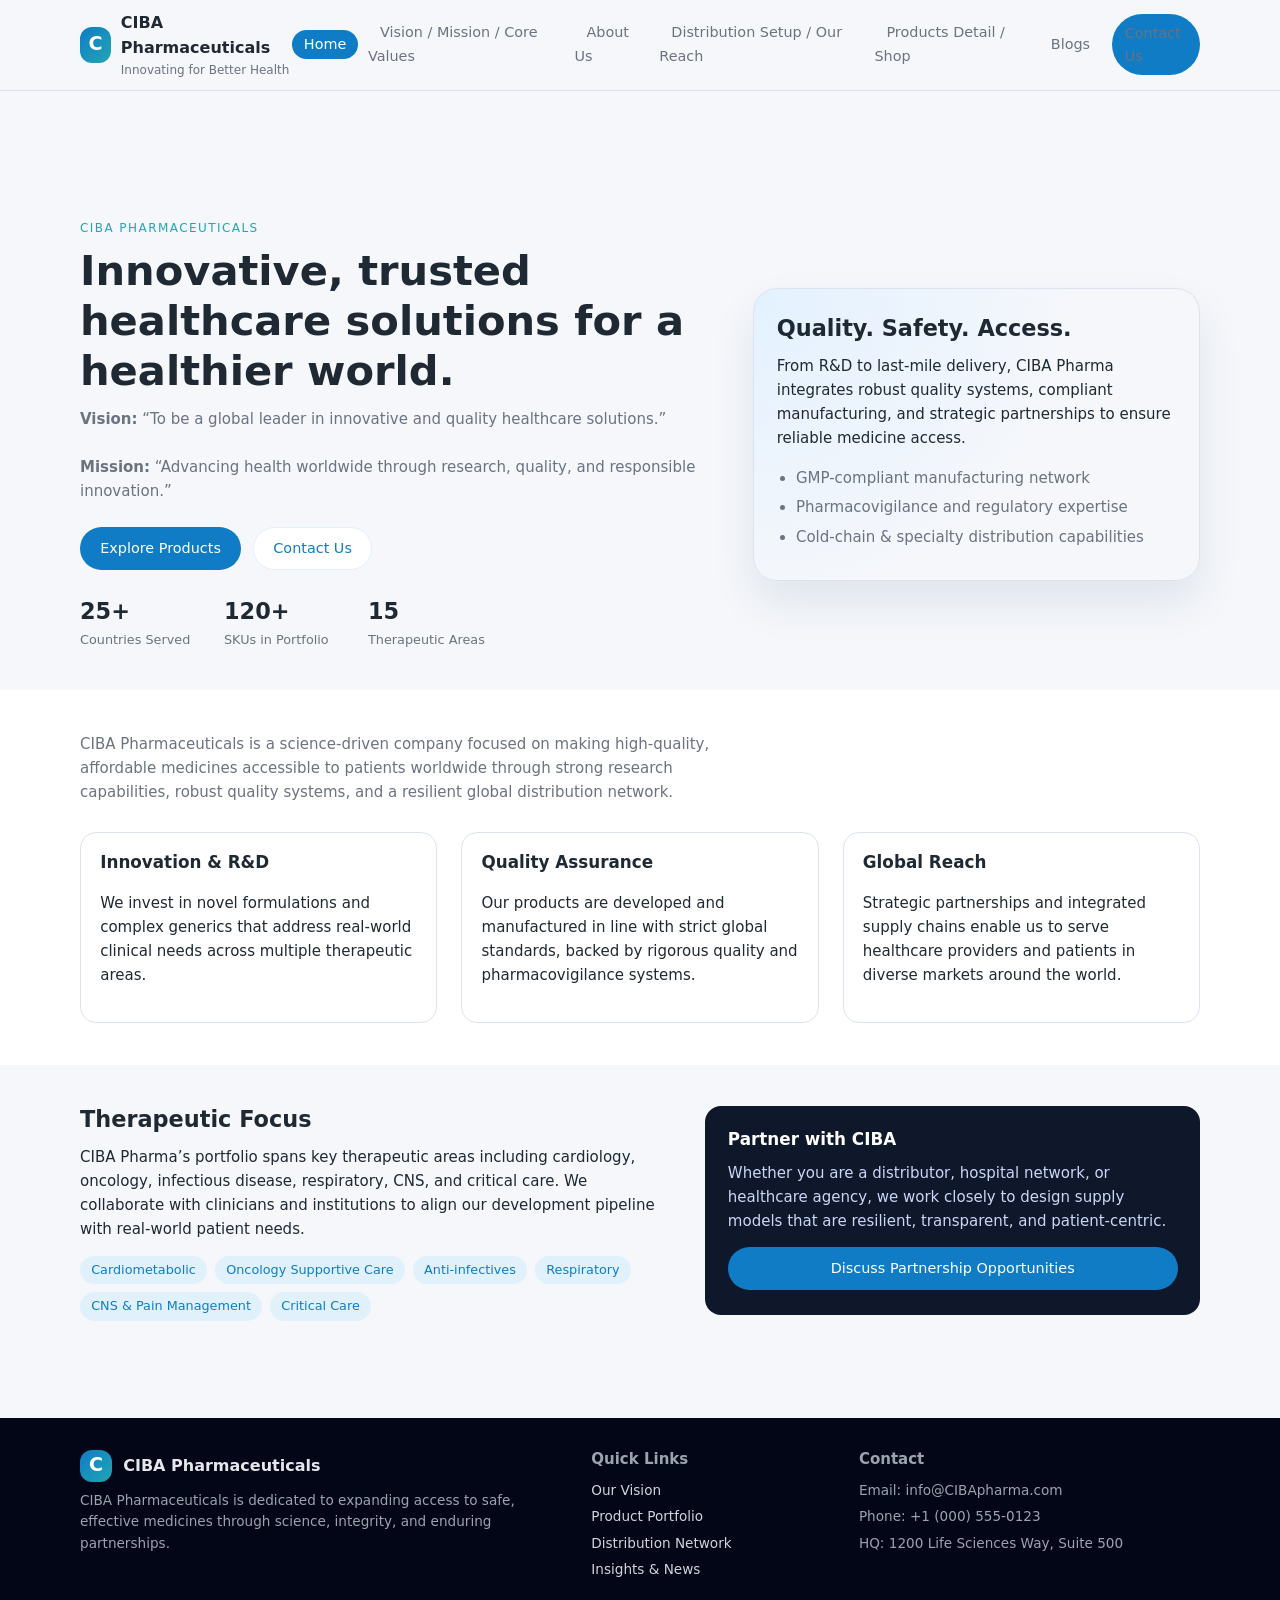
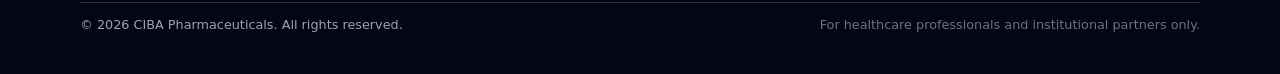
<file: index.html>
<!DOCTYPE html>
<html lang="en">
<head>
  <meta charset="UTF-8">
  <meta name="viewport" content="width=device-width, initial-scale=1.0">
  <title>CIBA Pharma | Advancing Healthcare</title>
  <link rel="stylesheet" href="style.css">
</head>
<body data-page="home">
  <header class="site-header">
    <div class="container header-inner">
      <a href="index.html" class="logo">
        <span class="logo-mark">C</span>
        <span class="logo-text">
          <span class="logo-title">CIBA Pharmaceuticals</span>
          <span class="logo-subtitle">Innovating for Better Health</span>
        </span>
      </a>
      <nav class="site-nav" aria-label="Primary navigation">
        <button class="nav-toggle" aria-label="Toggle navigation">
          <span></span><span></span><span></span>
        </button>
        <ul class="nav-links">
          <li><a href="index.html" data-nav="home">Home</a></li>
          <li><a href="vision.html" data-nav="vision">Vision / Mission / Core Values</a></li>
          <li><a href="about.html" data-nav="about">About Us</a></li>
          <li><a href="distribution.html" data-nav="distribution">Distribution Setup / Our Reach</a></li>
          <li><a href="products.html" data-nav="products">Products Detail / Shop</a></li>
          <li><a href="blogs.html" data-nav="blogs">Blogs</a></li>
          <li><a href="contact.html" data-nav="contact" class="btn btn-small">Contact Us</a></li>
        </ul>
      </nav>
    </div>
  </header>

  <main>
    <section class="hero">
      <div class="container hero-grid">
        <div class="hero-copy">
          <p class="eyebrow">CIBA Pharmaceuticals</p>
          <h1>Innovative, trusted healthcare solutions for a healthier world.</h1>
          <p class="lead">
            <strong>Vision:</strong> “To be a global leader in innovative and quality healthcare solutions.”
          </p>
          <p class="lead">
            <strong>Mission:</strong> “Advancing health worldwide through research, quality, and responsible innovation.”
          </p>
          <div class="hero-actions">
            <a href="products.html" class="btn">Explore Products</a>
            <a href="contact.html" class="btn btn-outline">Contact Us</a>
          </div>
          <div class="hero-metadata">
            <div>
              <span class="metric">25+</span>
              <span class="metric-label">Countries Served</span>
            </div>
            <div>
              <span class="metric">120+</span>
              <span class="metric-label">SKUs in Portfolio</span>
            </div>
            <div>
              <span class="metric">15</span>
              <span class="metric-label">Therapeutic Areas</span>
            </div>
          </div>
        </div>
        <div class="hero-visual">
          <div class="hero-card">
            <h2>Quality. Safety. Access.</h2>
            <p>
              From R&amp;D to last-mile delivery, CIBA Pharma integrates robust quality systems,
              compliant manufacturing, and strategic partnerships to ensure reliable medicine access.
            </p>
            <ul class="checklist">
              <li>GMP-compliant manufacturing network</li>
              <li>Pharmacovigilance and regulatory expertise</li>
              <li>Cold-chain &amp; specialty distribution capabilities</li>
            </ul>
          </div>
        </div>
      </div>
    </section>

    <section class="section bg-alt">
      <div class="container">
        <p class="lead narrow">
          CIBA Pharmaceuticals is a science-driven company focused on making high-quality, affordable
          medicines accessible to patients worldwide through strong research capabilities, robust
          quality systems, and a resilient global distribution network.
        </p>
        <div class="columns-3" style="margin-top: 1.75rem;">
          <div class="card">
            <h3>Innovation &amp; R&amp;D</h3>
            <p>
              We invest in novel formulations and complex generics that address real-world clinical
              needs across multiple therapeutic areas.
            </p>
          </div>
          <div class="card">
            <h3>Quality Assurance</h3>
            <p>
              Our products are developed and manufactured in line with strict global standards,
              backed by rigorous quality and pharmacovigilance systems.
            </p>
          </div>
          <div class="card">
            <h3>Global Reach</h3>
            <p>
              Strategic partnerships and integrated supply chains enable us to serve healthcare
              providers and patients in diverse markets around the world.
            </p>
          </div>
        </div>
      </div>
    </section>

    <section class="section">
      <div class="container two-column">
        <div>
          <h2>Therapeutic Focus</h2>
          <p>
            CIBA Pharma’s portfolio spans key therapeutic areas including cardiology, oncology,
            infectious disease, respiratory, CNS, and critical care. We collaborate with clinicians
            and institutions to align our development pipeline with real-world patient needs.
          </p>
          <ul class="pill-list">
            <li>Cardiometabolic</li>
            <li>Oncology Supportive Care</li>
            <li>Anti-infectives</li>
            <li>Respiratory</li>
            <li>CNS &amp; Pain Management</li>
            <li>Critical Care</li>
          </ul>
        </div>
        <div class="panel">
          <h3>Partner with CIBA</h3>
          <p>
            Whether you are a distributor, hospital network, or healthcare agency, we work closely
            to design supply models that are resilient, transparent, and patient-centric.
          </p>
          <a href="contact.html" class="btn btn-full">Discuss Partnership Opportunities</a>
        </div>
      </div>
    </section>
  </main>

  <footer class="site-footer">
    <div class="container footer-grid">
      <div>
        <div class="footer-logo">
          <span class="logo-mark">C</span>
          <span class="logo-title">CIBA Pharmaceuticals</span>
        </div>
        <p class="footer-text">
          CIBA Pharmaceuticals is dedicated to expanding access to safe, effective medicines through
          science, integrity, and enduring partnerships.
        </p>
      </div>
      <div>
        <h4>Quick Links</h4>
        <ul class="footer-links">
          <li><a href="vision.html">Our Vision</a></li>
          <li><a href="products.html">Product Portfolio</a></li>
          <li><a href="distribution.html">Distribution Network</a></li>
          <li><a href="blogs.html">Insights &amp; News</a></li>
        </ul>
      </div>
      <div>
        <h4>Contact</h4>
        <ul class="footer-links">
          <li>Email: info@CIBApharma.com</li>
          <li>Phone: +1 (000) 555-0123</li>
          <li>HQ: 1200 Life Sciences Way, Suite 500</li>
        </ul>
      </div>
    </div>
    <div class="container footer-bottom">
      <p>&copy; <span id="year"></span> CIBA Pharmaceuticals. All rights reserved.</p>
      <p class="footer-small">For healthcare professionals and institutional partners only.</p>
    </div>
  </footer>

  <script src="main.js"></script>
</body>
</html>
</file>
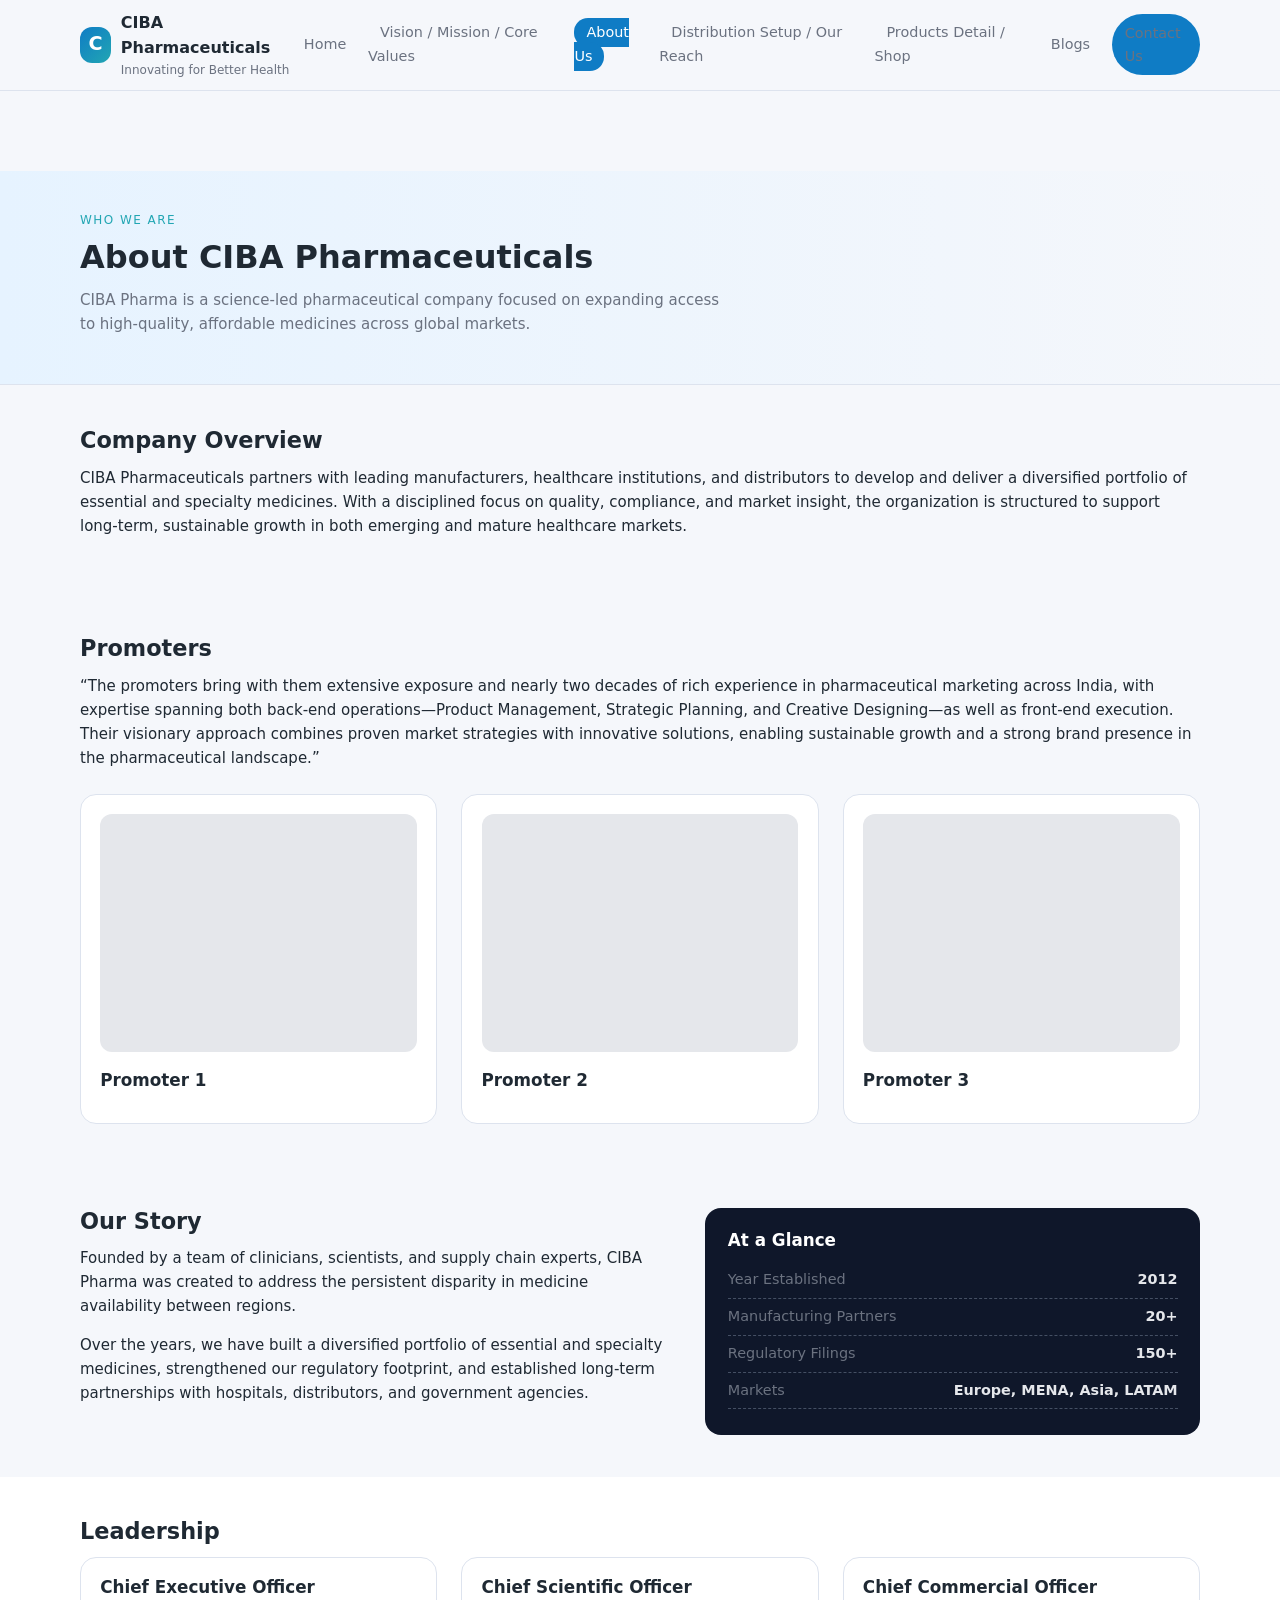
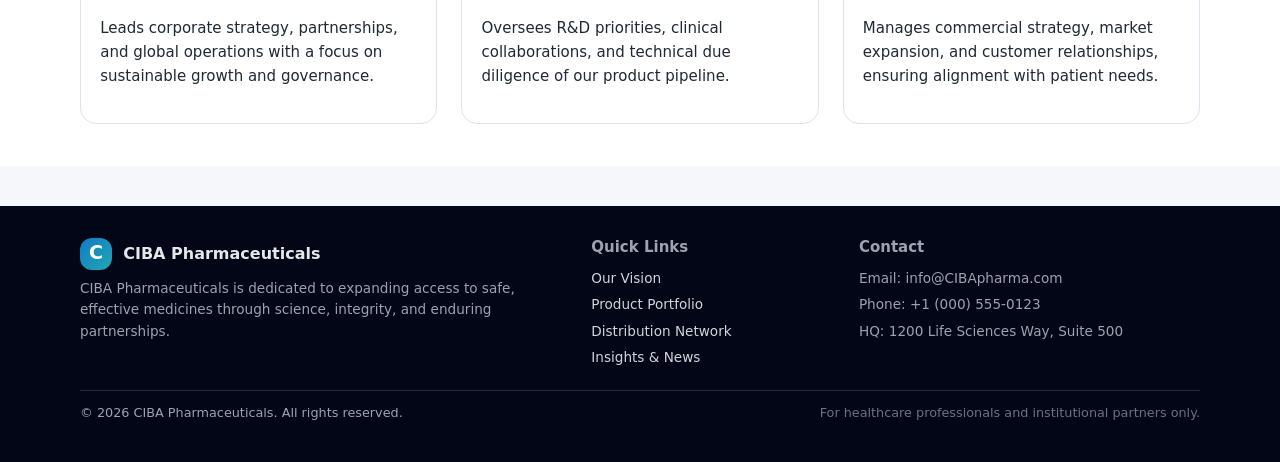
<file: about.html>
<!DOCTYPE html>
<html lang="en">
<head>
  <meta charset="UTF-8">
  <meta name="viewport" content="width=device-width, initial-scale=1.0">
  <title>CIBA Pharma | About Us</title>
  <link rel="stylesheet" href="style.css">
</head>
<body data-page="about">
  <header class="site-header">
    <div class="container header-inner">
      <a href="index.html" class="logo">
        <span class="logo-mark">C</span>
        <span class="logo-text">
          <span class="logo-title">CIBA Pharmaceuticals</span>
          <span class="logo-subtitle">Innovating for Better Health</span>
        </span>
      </a>
      <nav class="site-nav" aria-label="Primary navigation">
        <button class="nav-toggle" aria-label="Toggle navigation">
          <span></span><span></span><span></span>
        </button>
        <ul class="nav-links">
          <li><a href="index.html" data-nav="home">Home</a></li>
          <li><a href="vision.html" data-nav="vision">Vision / Mission / Core Values</a></li>
          <li><a href="about.html" data-nav="about">About Us</a></li>
          <li><a href="distribution.html" data-nav="distribution">Distribution Setup / Our Reach</a></li>
          <li><a href="products.html" data-nav="products">Products Detail / Shop</a></li>
          <li><a href="blogs.html" data-nav="blogs">Blogs</a></li>
          <li><a href="contact.html" data-nav="contact" class="btn btn-small">Contact Us</a></li>
        </ul>
      </nav>
    </div>
  </header>

  <main>
    <section class="page-hero">
      <div class="container">
        <p class="eyebrow">Who We Are</p>
        <h1>About CIBA Pharmaceuticals</h1>
        <p class="lead narrow">
          CIBA Pharma is a science-led pharmaceutical company focused on expanding access to
          high-quality, affordable medicines across global markets.
        </p>
      </div>
    </section>

    <section class="section">
      <div class="container">
        <h2>Company Overview</h2>
        <p>
          CIBA Pharmaceuticals partners with leading manufacturers, healthcare institutions, and
          distributors to develop and deliver a diversified portfolio of essential and specialty
          medicines. With a disciplined focus on quality, compliance, and market insight, the
          organization is structured to support long-term, sustainable growth in both emerging and
          mature healthcare markets.
        </p>
      </div>
    </section>

    <section class="section">
      <div class="container">
        <h2>Promoters</h2>
        <p>
          “The promoters bring with them extensive exposure and nearly two decades of rich experience in pharmaceutical marketing across India, with expertise spanning both back-end operations—Product Management, Strategic Planning, and Creative Designing—as well as front-end execution. Their visionary approach combines proven market strategies with innovative solutions, enabling sustainable growth and a strong brand presence in the pharmaceutical landscape.”
        </p>
        <div class="columns-3" style="margin-top: 1.5rem;">
          <div class="card">
            <div style="width: 100%; aspect-ratio: 4 / 3; background: #e5e7eb; border-radius: 0.75rem; margin-bottom: 0.75rem;"></div>
            <h3>Promoter 1</h3>
          </div>
          <div class="card">
            <div style="width: 100%; aspect-ratio: 4 / 3; background: #e5e7eb; border-radius: 0.75rem; margin-bottom: 0.75rem;"></div>
            <h3>Promoter 2</h3>
          </div>
          <div class="card">
            <div style="width: 100%; aspect-ratio: 4 / 3; background: #e5e7eb; border-radius: 0.75rem; margin-bottom: 0.75rem;"></div>
            <h3>Promoter 3</h3>
          </div>
        </div>
      </div>
    </section>

    <section class="section">
      <div class="container two-column">
        <div>
          <h2>Our Story</h2>
          <p>
            Founded by a team of clinicians, scientists, and supply chain experts, CIBA Pharma was
            created to address the persistent disparity in medicine availability between regions.
          </p>
          <p>
            Over the years, we have built a diversified portfolio of essential and specialty
            medicines, strengthened our regulatory footprint, and established long-term partnerships
            with hospitals, distributors, and government agencies.
          </p>
        </div>
        <div class="panel">
          <h3>At a Glance</h3>
          <ul class="stats-list">
            <li><span>Year Established</span><strong>2012</strong></li>
            <li><span>Manufacturing Partners</span><strong>20+</strong></li>
            <li><span>Regulatory Filings</span><strong>150+</strong></li>
            <li><span>Markets</span><strong>Europe, MENA, Asia, LATAM</strong></li>
          </ul>
        </div>
      </div>
    </section>

    <section class="section bg-alt">
      <div class="container">
        <h2>Leadership</h2>
        <div class="columns-3">
          <div class="card">
            <h3>Chief Executive Officer</h3>
            <p>
              Leads corporate strategy, partnerships, and global operations with a focus on
              sustainable growth and governance.
            </p>
          </div>
          <div class="card">
            <h3>Chief Scientific Officer</h3>
            <p>
              Oversees R&amp;D priorities, clinical collaborations, and technical due diligence of
              our product pipeline.
            </p>
          </div>
          <div class="card">
            <h3>Chief Commercial Officer</h3>
            <p>
              Manages commercial strategy, market expansion, and customer relationships, ensuring
              alignment with patient needs.
            </p>
          </div>
        </div>
      </div>
    </section>
  </main>

  <footer class="site-footer">
    <div class="container footer-grid">
      <div>
        <div class="footer-logo">
          <span class="logo-mark">C</span>
          <span class="logo-title">CIBA Pharmaceuticals</span>
        </div>
        <p class="footer-text">
          CIBA Pharmaceuticals is dedicated to expanding access to safe, effective medicines through
          science, integrity, and enduring partnerships.
        </p>
      </div>
      <div>
        <h4>Quick Links</h4>
        <ul class="footer-links">
          <li><a href="vision.html">Our Vision</a></li>
          <li><a href="products.html">Product Portfolio</a></li>
          <li><a href="distribution.html">Distribution Network</a></li>
          <li><a href="blogs.html">Insights &amp; News</a></li>
        </ul>
      </div>
      <div>
        <h4>Contact</h4>
        <ul class="footer-links">
          <li>Email: info@CIBApharma.com</li>
          <li>Phone: +1 (000) 555-0123</li>
          <li>HQ: 1200 Life Sciences Way, Suite 500</li>
        </ul>
      </div>
    </div>
    <div class="container footer-bottom">
      <p>&copy; <span id="year"></span> CIBA Pharmaceuticals. All rights reserved.</p>
      <p class="footer-small">For healthcare professionals and institutional partners only.</p>
    </div>
  </footer>

  <script src="main.js"></script>
</body>
</html>
</file>
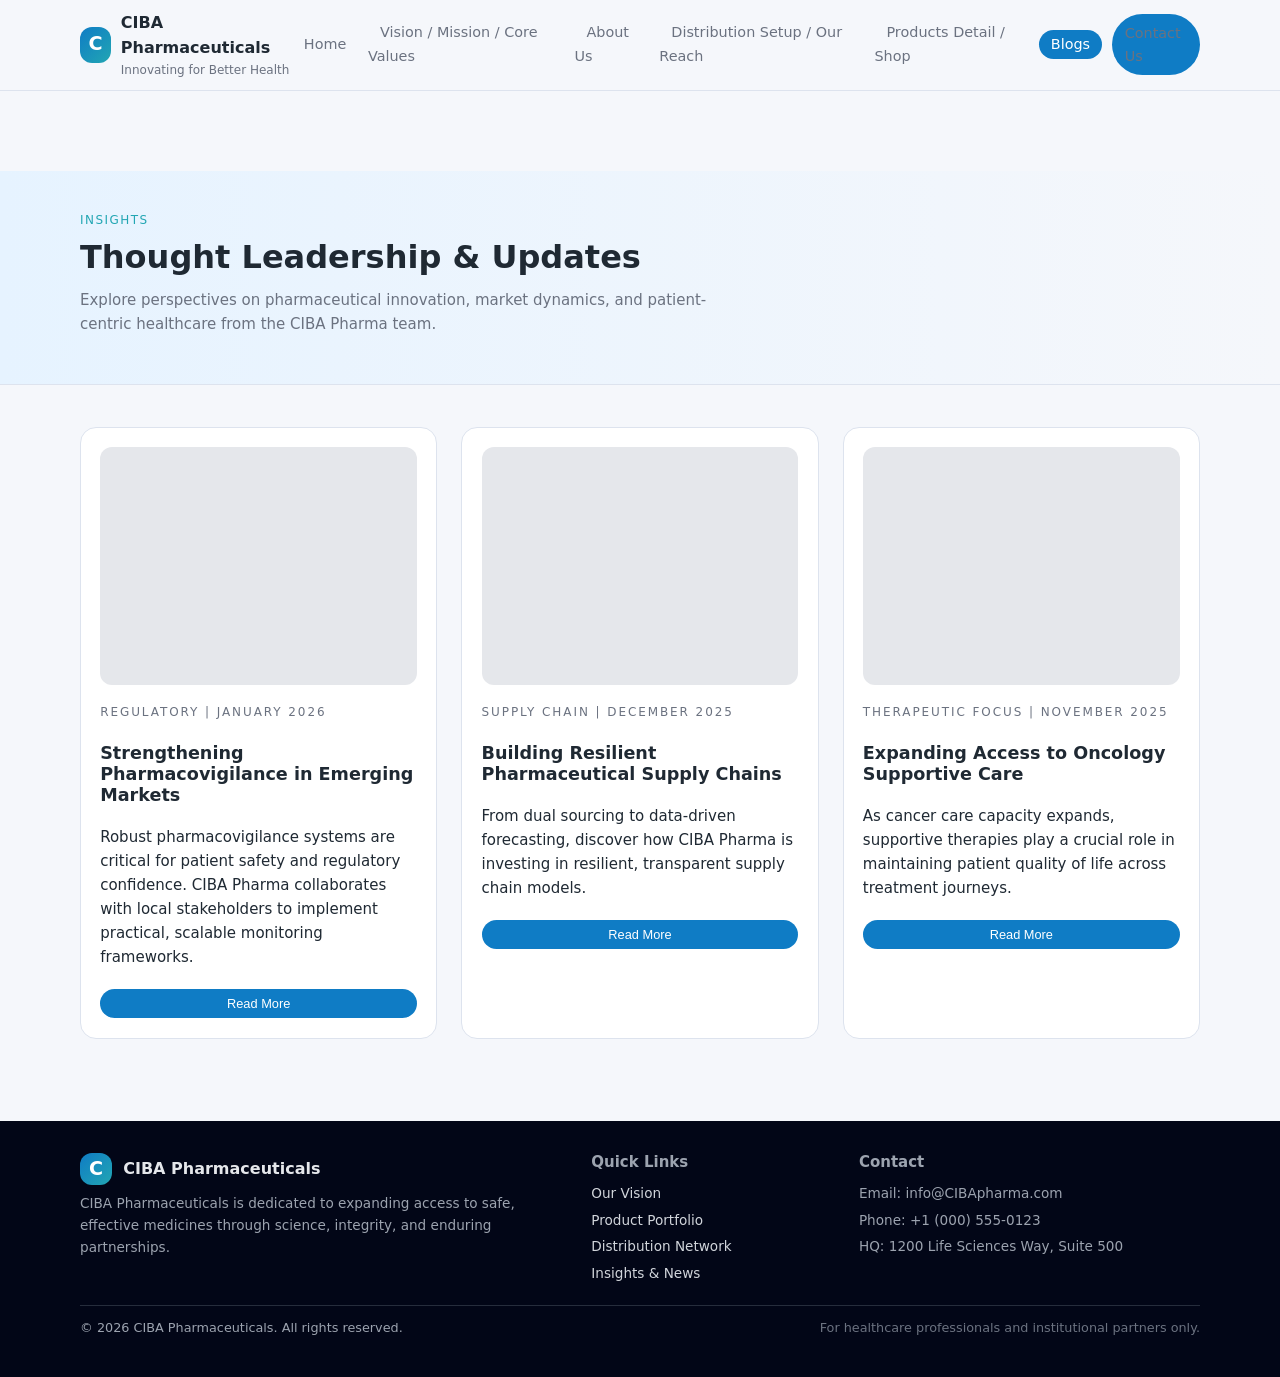
<file: blogs.html>
<!DOCTYPE html>
<html lang="en">
<head>
  <meta charset="UTF-8">
  <meta name="viewport" content="width=device-width, initial-scale=1.0">
  <title>CIBA Pharma | Insights &amp; Blogs</title>
  <link rel="stylesheet" href="style.css">
</head>
<body data-page="blogs">
  <header class="site-header">
    <div class="container header-inner">
      <a href="index.html" class="logo">
        <span class="logo-mark">C</span>
        <span class="logo-text">
          <span class="logo-title">CIBA Pharmaceuticals</span>
          <span class="logo-subtitle">Innovating for Better Health</span>
        </span>
      </a>
      <nav class="site-nav" aria-label="Primary navigation">
        <button class="nav-toggle" aria-label="Toggle navigation">
          <span></span><span></span><span></span>
        </button>
        <ul class="nav-links">
          <li><a href="index.html" data-nav="home">Home</a></li>
          <li><a href="vision.html" data-nav="vision">Vision / Mission / Core Values</a></li>
          <li><a href="about.html" data-nav="about">About Us</a></li>
          <li><a href="distribution.html" data-nav="distribution">Distribution Setup / Our Reach</a></li>
          <li><a href="products.html" data-nav="products">Products Detail / Shop</a></li>
          <li><a href="blogs.html" data-nav="blogs">Blogs</a></li>
          <li><a href="contact.html" data-nav="contact" class="btn btn-small">Contact Us</a></li>
        </ul>
      </nav>
    </div>
  </header>

  <main>
    <section class="page-hero">
      <div class="container">
        <p class="eyebrow">Insights</p>
        <h1>Thought Leadership &amp; Updates</h1>
        <p class="lead narrow">
          Explore perspectives on pharmaceutical innovation, market dynamics, and patient-centric
          healthcare from the CIBA Pharma team.
        </p>
      </div>
    </section>

    <section class="section">
      <div class="container blog-grid">
        <article class="card blog-card">
          <div style="width: 100%; aspect-ratio: 4 / 3; background: #e5e7eb; border-radius: 0.75rem; margin-bottom: 0.75rem;"></div>
          <p class="blog-meta">Regulatory | January 2026</p>
          <h2>Strengthening Pharmacovigilance in Emerging Markets</h2>
          <p>
            Robust pharmacovigilance systems are critical for patient safety and regulatory
            confidence. CIBA Pharma collaborates with local stakeholders to implement practical,
            scalable monitoring frameworks.
          </p>
          <button class="btn btn-small" type="button">Read More</button>
        </article>

        <article class="card blog-card">
          <div style="width: 100%; aspect-ratio: 4 / 3; background: #e5e7eb; border-radius: 0.75rem; margin-bottom: 0.75rem;"></div>
          <p class="blog-meta">Supply Chain | December 2025</p>
          <h2>Building Resilient Pharmaceutical Supply Chains</h2>
          <p>
            From dual sourcing to data-driven forecasting, discover how CIBA Pharma is investing in
            resilient, transparent supply chain models.
          </p>
          <button class="btn btn-small" type="button">Read More</button>
        </article>

        <article class="card blog-card">
          <div style="width: 100%; aspect-ratio: 4 / 3; background: #e5e7eb; border-radius: 0.75rem; margin-bottom: 0.75rem;"></div>
          <p class="blog-meta">Therapeutic Focus | November 2025</p>
          <h2>Expanding Access to Oncology Supportive Care</h2>
          <p>
            As cancer care capacity expands, supportive therapies play a crucial role in
            maintaining patient quality of life across treatment journeys.
          </p>
          <button class="btn btn-small" type="button">Read More</button>
        </article>
      </div>
    </section>
  </main>

  <footer class="site-footer">
    <div class="container footer-grid">
      <div>
        <div class="footer-logo">
          <span class="logo-mark">C</span>
          <span class="logo-title">CIBA Pharmaceuticals</span>
        </div>
        <p class="footer-text">
          CIBA Pharmaceuticals is dedicated to expanding access to safe, effective medicines through
          science, integrity, and enduring partnerships.
        </p>
      </div>
      <div>
        <h4>Quick Links</h4>
        <ul class="footer-links">
          <li><a href="vision.html">Our Vision</a></li>
          <li><a href="products.html">Product Portfolio</a></li>
          <li><a href="distribution.html">Distribution Network</a></li>
          <li><a href="blogs.html">Insights &amp; News</a></li>
        </ul>
      </div>
      <div>
        <h4>Contact</h4>
        <ul class="footer-links">
          <li>Email: info@CIBApharma.com</li>
          <li>Phone: +1 (000) 555-0123</li>
          <li>HQ: 1200 Life Sciences Way, Suite 500</li>
        </ul>
      </div>
    </div>
    <div class="container footer-bottom">
      <p>&copy; <span id="year"></span> CIBA Pharmaceuticals. All rights reserved.</p>
      <p class="footer-small">For healthcare professionals and institutional partners only.</p>
    </div>
  </footer>

  <script src="main.js"></script>
</body>
</html>
</file>
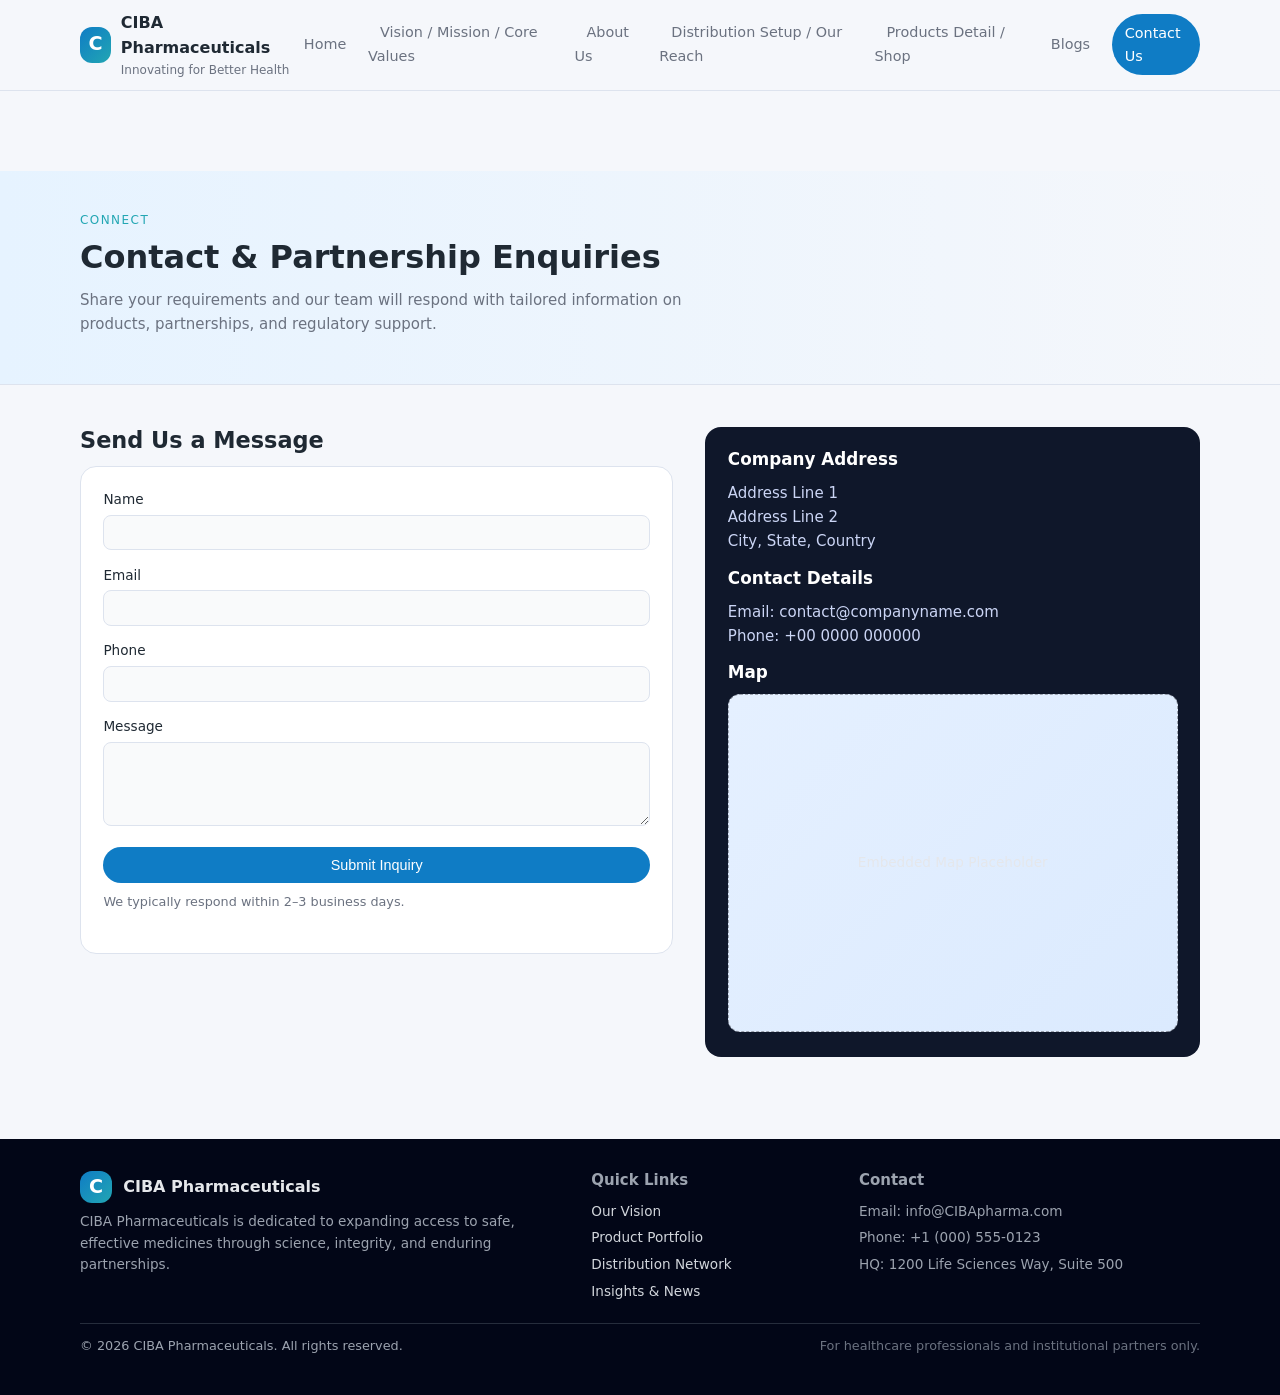
<file: contact.html>
<!DOCTYPE html>
<html lang="en">
<head>
  <meta charset="UTF-8">
  <meta name="viewport" content="width=device-width, initial-scale=1.0">
  <title>CIBA Pharma | Contact &amp; Partnerships</title>
  <link rel="stylesheet" href="style.css">
</head>
<body data-page="contact">
  <header class="site-header">
    <div class="container header-inner">
      <a href="index.html" class="logo">
        <span class="logo-mark">C</span>
        <span class="logo-text">
          <span class="logo-title">CIBA Pharmaceuticals</span>
          <span class="logo-subtitle">Innovating for Better Health</span>
        </span>
      </a>
      <nav class="site-nav" aria-label="Primary navigation">
        <button class="nav-toggle" aria-label="Toggle navigation">
          <span></span><span></span><span></span>
        </button>
        <ul class="nav-links">
          <li><a href="index.html" data-nav="home">Home</a></li>
          <li><a href="vision.html" data-nav="vision">Vision / Mission / Core Values</a></li>
          <li><a href="about.html" data-nav="about">About Us</a></li>
          <li><a href="distribution.html" data-nav="distribution">Distribution Setup / Our Reach</a></li>
          <li><a href="products.html" data-nav="products">Products Detail / Shop</a></li>
          <li><a href="blogs.html" data-nav="blogs">Blogs</a></li>
          <li><a href="contact.html" data-nav="contact" class="btn btn-small">Contact Us</a></li>
        </ul>
      </nav>
    </div>
  </header>

  <main>
    <section class="page-hero">
      <div class="container">
        <p class="eyebrow">Connect</p>
        <h1>Contact &amp; Partnership Enquiries</h1>
        <p class="lead narrow">
          Share your requirements and our team will respond with tailored information on products,
          partnerships, and regulatory support.
        </p>
      </div>
    </section>

    <section class="section">
      <div class="container two-column">
        <div>
          <h2>Send Us a Message</h2>
          <form class="contact-form" id="contact-form">
            <div class="form-group">
              <label for="name">Name</label>
              <input type="text" id="name" name="name" required>
            </div>
            <div class="form-group">
              <label for="email">Email</label>
              <input type="email" id="email" name="email" required>
            </div>
            <div class="form-group">
              <label for="phone">Phone</label>
              <input type="tel" id="phone" name="phone">
            </div>
            <div class="form-group">
              <label for="message">Message</label>
              <textarea id="message" name="message" rows="4" required></textarea>
            </div>
            <button type="submit" class="btn btn-full">Submit Inquiry</button>
            <p class="form-note">We typically respond within 2–3 business days.</p>
            <p class="form-success" id="form-success" hidden>Thank you. Your message has been captured.</p>
          </form>
        </div>
        <div class="panel">
          <h3>Company Address</h3>
          <p>
            Address Line 1<br>
            Address Line 2<br>
            City, State, Country
          </p>
          <h3>Contact Details</h3>
          <p>
            Email: contact@companyname.com<br>
            Phone: +00 0000 000000
          </p>
          <h3>Map</h3>
          <div style="width: 100%; aspect-ratio: 4 / 3; border-radius: 0.75rem; background: linear-gradient(135deg, #e5f0ff, #dbeafe); border: 1px dashed #9ca3af; display: flex; align-items: center; justify-content: center; font-size: 0.85rem;">
            Embedded Map Placeholder
          </div>
        </div>
      </div>
    </section>
  </main>

  <footer class="site-footer">
    <div class="container footer-grid">
      <div>
        <div class="footer-logo">
          <span class="logo-mark">C</span>
          <span class="logo-title">CIBA Pharmaceuticals</span>
        </div>
        <p class="footer-text">
          CIBA Pharmaceuticals is dedicated to expanding access to safe, effective medicines through
          science, integrity, and enduring partnerships.
        </p>
      </div>
      <div>
        <h4>Quick Links</h4>
        <ul class="footer-links">
          <li><a href="vision.html">Our Vision</a></li>
          <li><a href="products.html">Product Portfolio</a></li>
          <li><a href="distribution.html">Distribution Network</a></li>
          <li><a href="blogs.html">Insights &amp; News</a></li>
        </ul>
      </div>
      <div>
        <h4>Contact</h4>
        <ul class="footer-links">
          <li>Email: info@CIBApharma.com</li>
          <li>Phone: +1 (000) 555-0123</li>
          <li>HQ: 1200 Life Sciences Way, Suite 500</li>
        </ul>
      </div>
    </div>
    <div class="container footer-bottom">
      <p>&copy; <span id="year"></span> CIBA Pharmaceuticals. All rights reserved.</p>
      <p class="footer-small">For healthcare professionals and institutional partners only.</p>
    </div>
  </footer>

  <script src="main.js"></script>
</body>
</html>
</file>
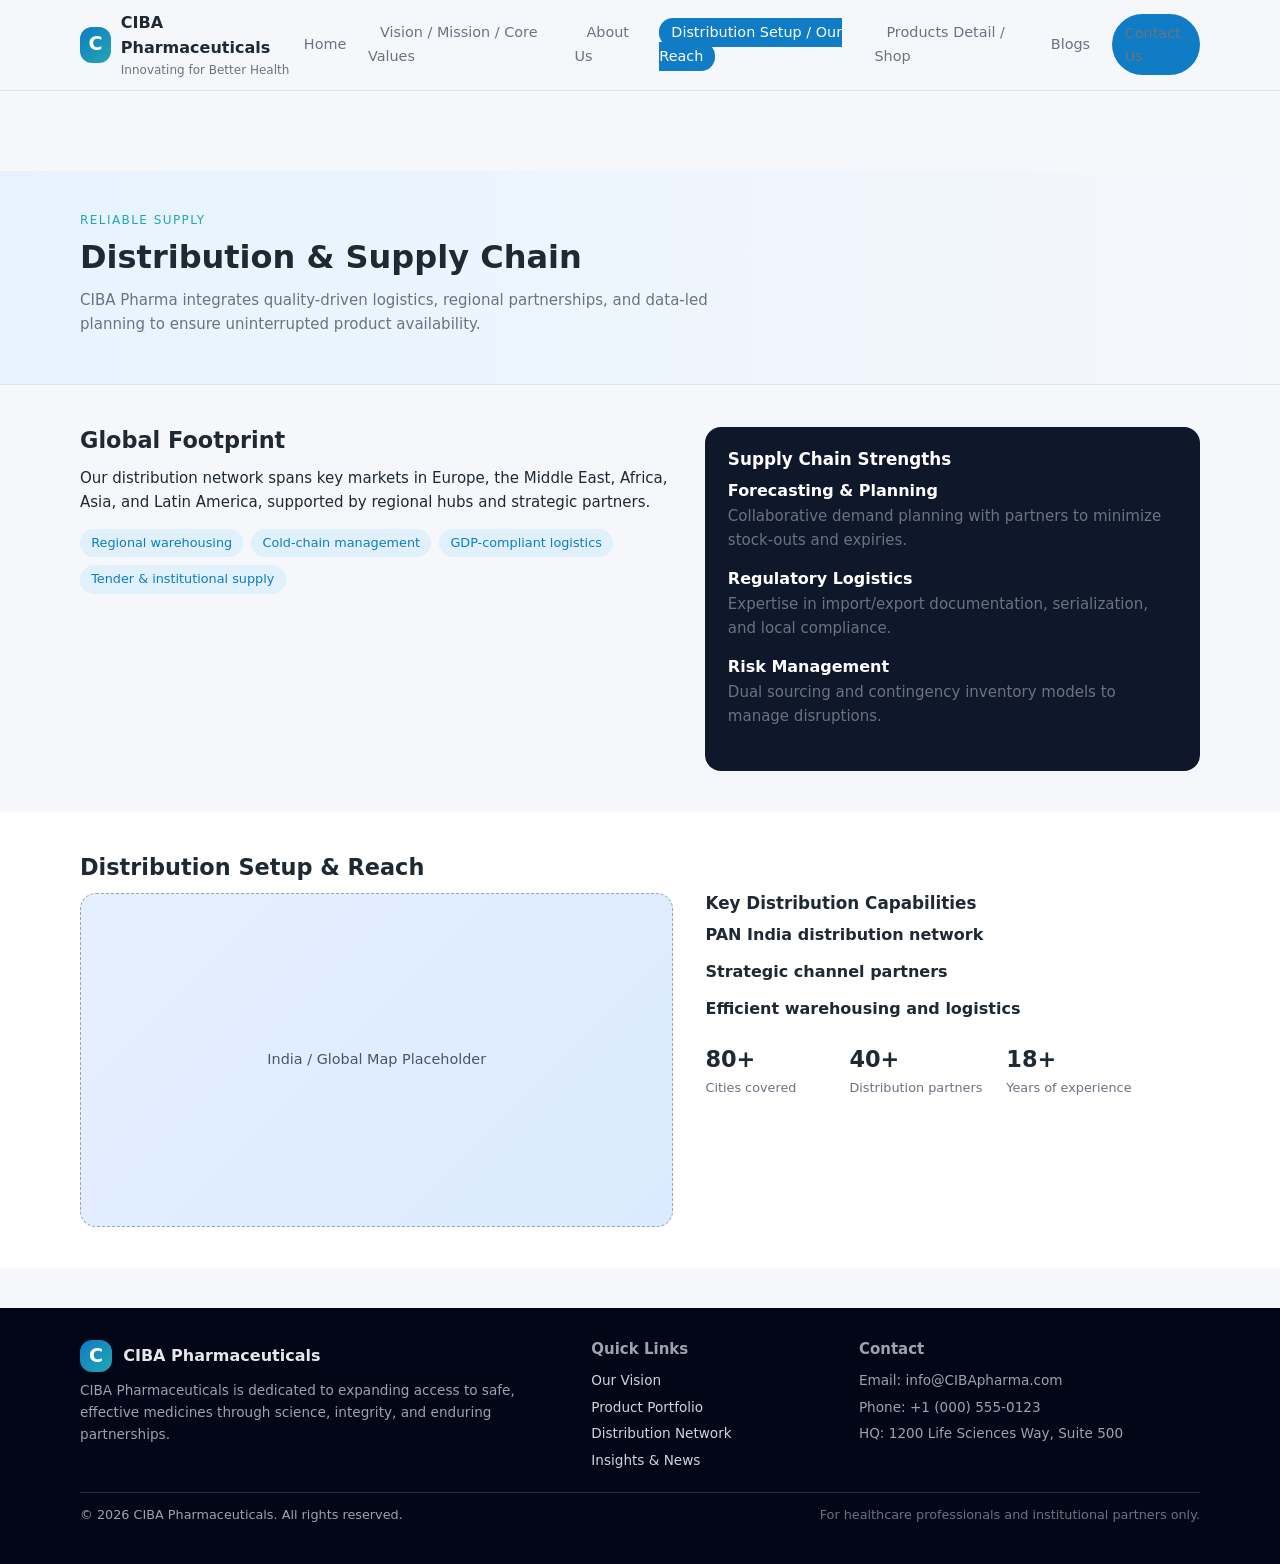
<file: distribution.html>
<!DOCTYPE html>
<html lang="en">
<head>
  <meta charset="UTF-8">
  <meta name="viewport" content="width=device-width, initial-scale=1.0">
  <title>CIBA Pharma | Distribution Network</title>
  <link rel="stylesheet" href="style.css">
</head>
<body data-page="distribution">
  <header class="site-header">
    <div class="container header-inner">
      <a href="index.html" class="logo">
        <span class="logo-mark">C</span>
        <span class="logo-text">
          <span class="logo-title">CIBA Pharmaceuticals</span>
          <span class="logo-subtitle">Innovating for Better Health</span>
        </span>
      </a>
      <nav class="site-nav" aria-label="Primary navigation">
        <button class="nav-toggle" aria-label="Toggle navigation">
          <span></span><span></span><span></span>
        </button>
        <ul class="nav-links">
          <li><a href="index.html" data-nav="home">Home</a></li>
          <li><a href="vision.html" data-nav="vision">Vision / Mission / Core Values</a></li>
          <li><a href="about.html" data-nav="about">About Us</a></li>
          <li><a href="distribution.html" data-nav="distribution">Distribution Setup / Our Reach</a></li>
          <li><a href="products.html" data-nav="products">Products Detail / Shop</a></li>
          <li><a href="blogs.html" data-nav="blogs">Blogs</a></li>
          <li><a href="contact.html" data-nav="contact" class="btn btn-small">Contact Us</a></li>
        </ul>
      </nav>
    </div>
  </header>

  <main>
    <section class="page-hero">
      <div class="container">
        <p class="eyebrow">Reliable Supply</p>
        <h1>Distribution &amp; Supply Chain</h1>
        <p class="lead narrow">
          CIBA Pharma integrates quality-driven logistics, regional partnerships, and data-led
          planning to ensure uninterrupted product availability.
        </p>
      </div>
    </section>

    <section class="section">
      <div class="container two-column">
        <div>
          <h2>Global Footprint</h2>
          <p>
            Our distribution network spans key markets in Europe, the Middle East, Africa, Asia, and
            Latin America, supported by regional hubs and strategic partners.
          </p>
          <ul class="pill-list">
            <li>Regional warehousing</li>
            <li>Cold-chain management</li>
            <li>GDP-compliant logistics</li>
            <li>Tender &amp; institutional supply</li>
          </ul>
        </div>
        <div class="panel">
          <h3>Supply Chain Strengths</h3>
          <ul class="icon-list">
            <li>
              <h3>Forecasting &amp; Planning</h3>
              <p>
                Collaborative demand planning with partners to minimize stock-outs and expiries.
              </p>
            </li>
            <li>
              <h3>Regulatory Logistics</h3>
              <p>
                Expertise in import/export documentation, serialization, and local compliance.
              </p>
            </li>
            <li>
              <h3>Risk Management</h3>
              <p>
                Dual sourcing and contingency inventory models to manage disruptions.
              </p>
            </li>
          </ul>
        </div>
      </div>
    </section>

    <section class="section bg-alt">
      <div class="container">
        <h2>Distribution Setup &amp; Reach</h2>
        <div class="two-column">
          <div>
            <div style="width: 100%; aspect-ratio: 16 / 9; border-radius: 1rem; background: linear-gradient(135deg, #e5f0ff, #dbeafe); border: 1px dashed #9ca3af; display: flex; align-items: center; justify-content: center; color: #4b5563; font-size: 0.9rem;">
              India / Global Map Placeholder
            </div>
          </div>
          <div>
            <h3>Key Distribution Capabilities</h3>
            <ul class="icon-list">
              <li>
                <h3>PAN India distribution network</h3>
              </li>
              <li>
                <h3>Strategic channel partners</h3>
              </li>
              <li>
                <h3>Efficient warehousing and logistics</h3>
              </li>
            </ul>
            <div class="hero-metadata" style="margin-top: 1.5rem;">
              <div>
                <span class="metric">80+</span>
                <span class="metric-label">Cities covered</span>
              </div>
              <div>
                <span class="metric">40+</span>
                <span class="metric-label">Distribution partners</span>
              </div>
              <div>
                <span class="metric">18+</span>
                <span class="metric-label">Years of experience</span>
              </div>
            </div>
          </div>
        </div>
      </div>
    </section>
  </main>

  <footer class="site-footer">
    <div class="container footer-grid">
      <div>
        <div class="footer-logo">
          <span class="logo-mark">C</span>
          <span class="logo-title">CIBA Pharmaceuticals</span>
        </div>
        <p class="footer-text">
          CIBA Pharmaceuticals is dedicated to expanding access to safe, effective medicines through
          science, integrity, and enduring partnerships.
        </p>
      </div>
      <div>
        <h4>Quick Links</h4>
        <ul class="footer-links">
          <li><a href="vision.html">Our Vision</a></li>
          <li><a href="products.html">Product Portfolio</a></li>
          <li><a href="distribution.html">Distribution Network</a></li>
          <li><a href="blogs.html">Insights &amp; News</a></li>
        </ul>
      </div>
      <div>
        <h4>Contact</h4>
        <ul class="footer-links">
          <li>Email: info@CIBApharma.com</li>
          <li>Phone: +1 (000) 555-0123</li>
          <li>HQ: 1200 Life Sciences Way, Suite 500</li>
        </ul>
      </div>
    </div>
    <div class="container footer-bottom">
      <p>&copy; <span id="year"></span> CIBA Pharmaceuticals. All rights reserved.</p>
      <p class="footer-small">For healthcare professionals and institutional partners only.</p>
    </div>
  </footer>

  <script src="main.js"></script>
</body>
</html>
</file>
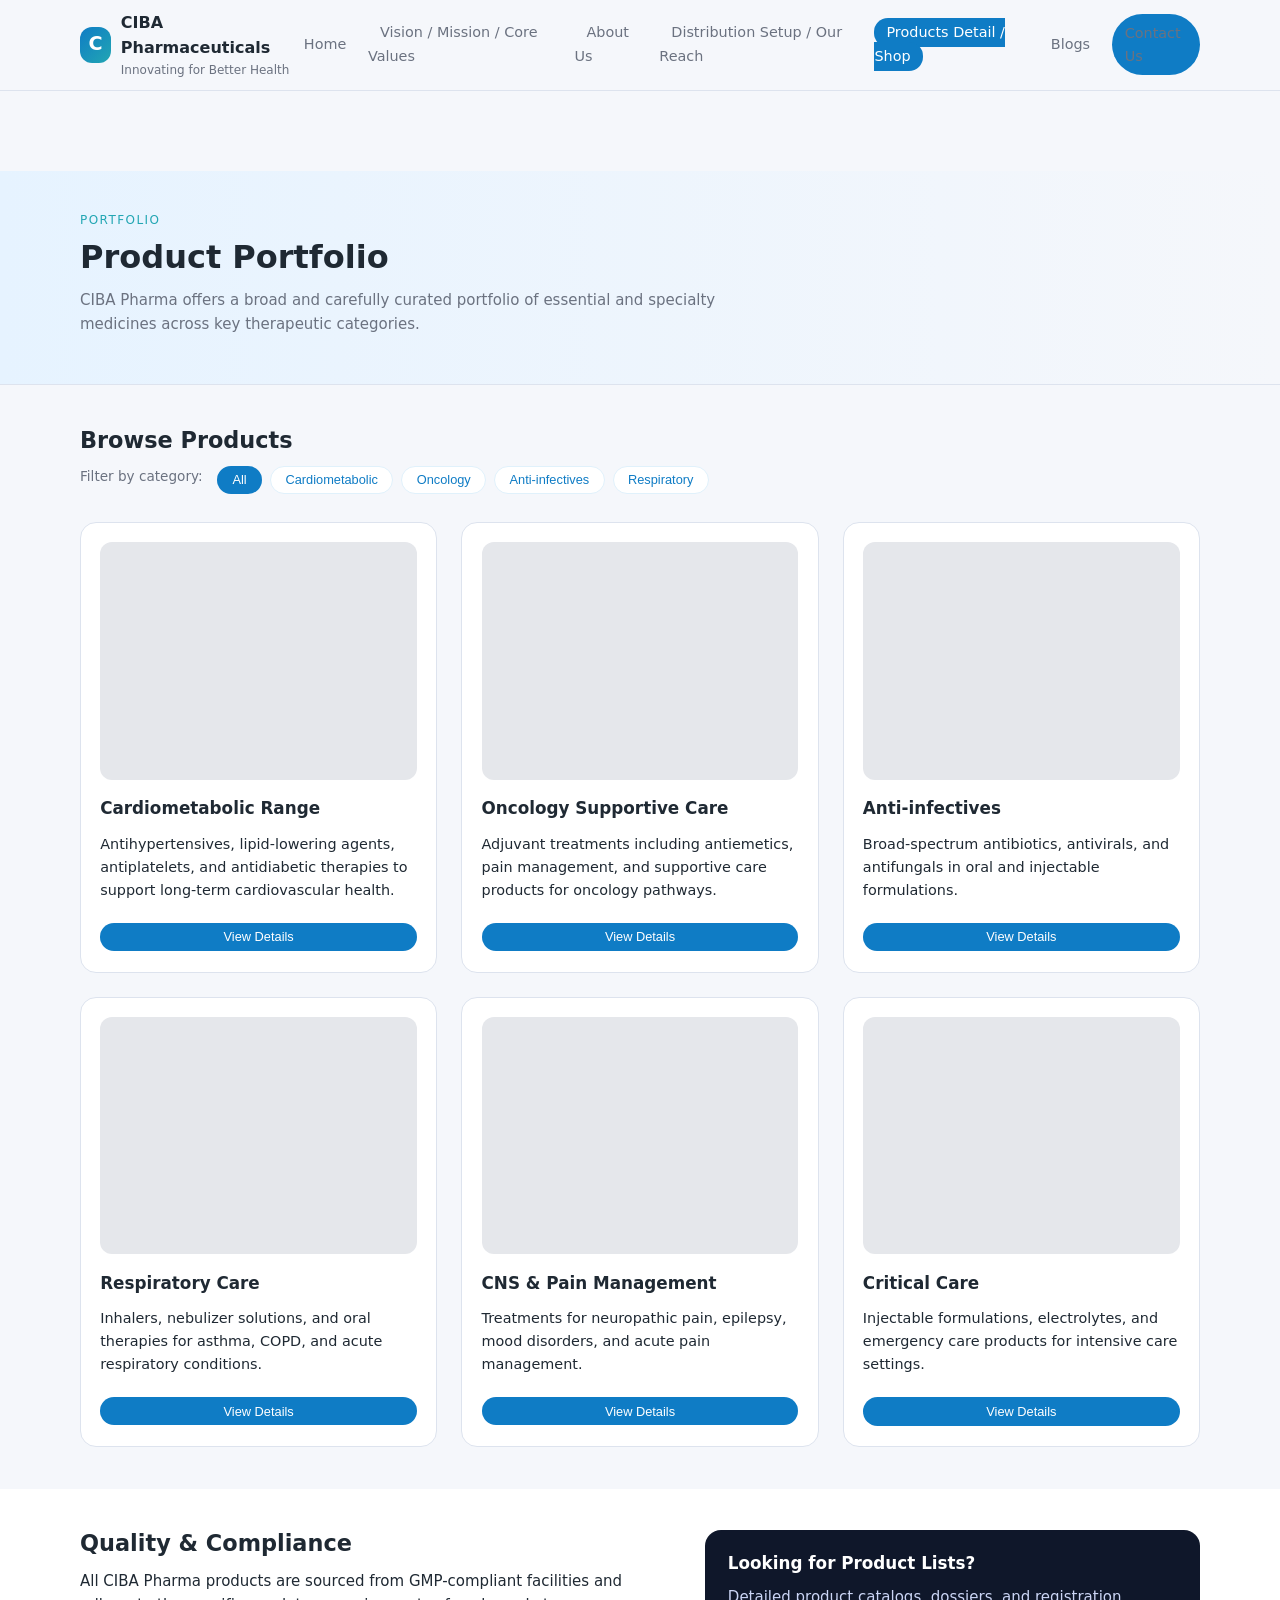
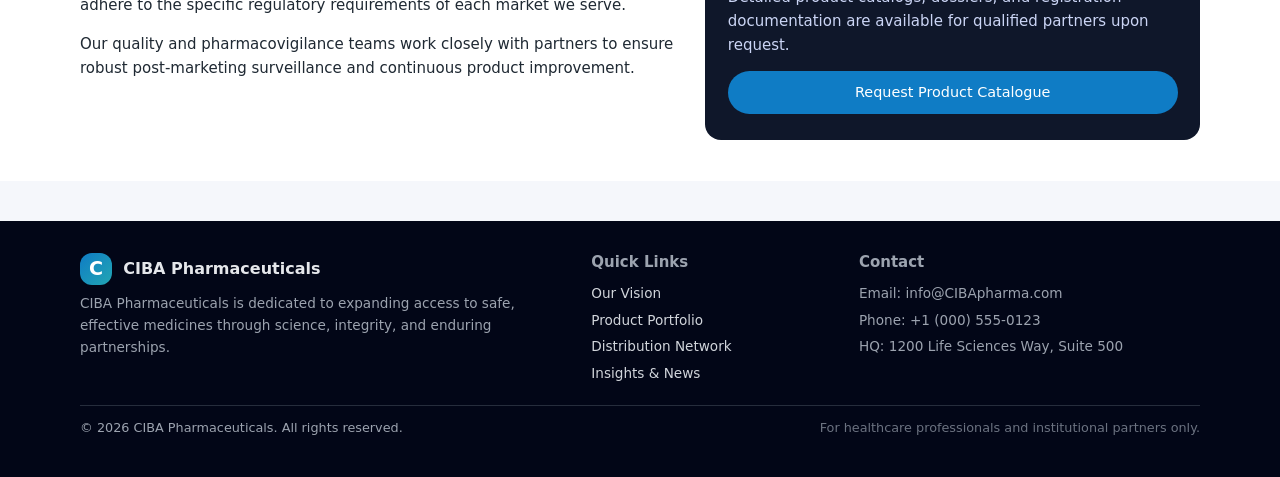
<file: products.html>
<!DOCTYPE html>
<html lang="en">
<head>
  <meta charset="UTF-8">
  <meta name="viewport" content="width=device-width, initial-scale=1.0">
  <title>CIBA Pharma | Product Portfolio</title>
  <link rel="stylesheet" href="style.css">
</head>
<body data-page="products">
  <header class="site-header">
    <div class="container header-inner">
      <a href="index.html" class="logo">
        <span class="logo-mark">C</span>
        <span class="logo-text">
          <span class="logo-title">CIBA Pharmaceuticals</span>
          <span class="logo-subtitle">Innovating for Better Health</span>
        </span>
      </a>
      <nav class="site-nav" aria-label="Primary navigation">
        <button class="nav-toggle" aria-label="Toggle navigation">
          <span></span><span></span><span></span>
        </button>
        <ul class="nav-links">
          <li><a href="index.html" data-nav="home">Home</a></li>
          <li><a href="vision.html" data-nav="vision">Vision / Mission / Core Values</a></li>
          <li><a href="about.html" data-nav="about">About Us</a></li>
          <li><a href="distribution.html" data-nav="distribution">Distribution Setup / Our Reach</a></li>
          <li><a href="products.html" data-nav="products">Products Detail / Shop</a></li>
          <li><a href="blogs.html" data-nav="blogs">Blogs</a></li>
          <li><a href="contact.html" data-nav="contact" class="btn btn-small">Contact Us</a></li>
        </ul>
      </nav>
    </div>
  </header>

  <main>
    <section class="page-hero">
      <div class="container">
        <p class="eyebrow">Portfolio</p>
        <h1>Product Portfolio</h1>
        <p class="lead narrow">
          CIBA Pharma offers a broad and carefully curated portfolio of essential and specialty
          medicines across key therapeutic categories.
        </p>
      </div>
    </section>

    <section class="section">
      <div class="container">
        <h2>Browse Products</h2>
        <div class="pill-list" style="margin-top: 0.75rem;">
          <span>Filter by category:</span>
          <button class="btn btn-small" type="button">All</button>
          <button class="btn btn-small btn-outline" type="button">Cardiometabolic</button>
          <button class="btn btn-small btn-outline" type="button">Oncology</button>
          <button class="btn btn-small btn-outline" type="button">Anti-infectives</button>
          <button class="btn btn-small btn-outline" type="button">Respiratory</button>
        </div>
        <div class="columns-3 product-grid" style="margin-top: 1.75rem;">
          <article class="card product-card">
            <div style="width: 100%; aspect-ratio: 4 / 3; background: #e5e7eb; border-radius: 0.75rem; margin-bottom: 0.75rem;"></div>
            <h3>Cardiometabolic Range</h3>
            <p>
              Antihypertensives, lipid-lowering agents, antiplatelets, and antidiabetic therapies
              to support long-term cardiovascular health.
            </p>
            <button class="btn btn-small" type="button">View Details</button>
          </article>
          <article class="card product-card">
            <div style="width: 100%; aspect-ratio: 4 / 3; background: #e5e7eb; border-radius: 0.75rem; margin-bottom: 0.75rem;"></div>
            <h3>Oncology Supportive Care</h3>
            <p>
              Adjuvant treatments including antiemetics, pain management, and supportive care
              products for oncology pathways.
            </p>
            <button class="btn btn-small" type="button">View Details</button>
          </article>
          <article class="card product-card">
            <div style="width: 100%; aspect-ratio: 4 / 3; background: #e5e7eb; border-radius: 0.75rem; margin-bottom: 0.75rem;"></div>
            <h3>Anti-infectives</h3>
            <p>
              Broad-spectrum antibiotics, antivirals, and antifungals in oral and injectable
              formulations.
            </p>
            <button class="btn btn-small" type="button">View Details</button>
          </article>
          <article class="card product-card">
            <div style="width: 100%; aspect-ratio: 4 / 3; background: #e5e7eb; border-radius: 0.75rem; margin-bottom: 0.75rem;"></div>
            <h3>Respiratory Care</h3>
            <p>
              Inhalers, nebulizer solutions, and oral therapies for asthma, COPD, and acute
              respiratory conditions.
            </p>
            <button class="btn btn-small" type="button">View Details</button>
          </article>
          <article class="card product-card">
            <div style="width: 100%; aspect-ratio: 4 / 3; background: #e5e7eb; border-radius: 0.75rem; margin-bottom: 0.75rem;"></div>
            <h3>CNS &amp; Pain Management</h3>
            <p>
              Treatments for neuropathic pain, epilepsy, mood disorders, and acute pain management.
            </p>
            <button class="btn btn-small" type="button">View Details</button>
          </article>
          <article class="card product-card">
            <div style="width: 100%; aspect-ratio: 4 / 3; background: #e5e7eb; border-radius: 0.75rem; margin-bottom: 0.75rem;"></div>
            <h3>Critical Care</h3>
            <p>
              Injectable formulations, electrolytes, and emergency care products for intensive care
              settings.
            </p>
            <button class="btn btn-small" type="button">View Details</button>
          </article>
        </div>
      </div>
    </section>

    <section class="section bg-alt">
      <div class="container two-column">
        <div>
          <h2>Quality &amp; Compliance</h2>
          <p>
            All CIBA Pharma products are sourced from GMP-compliant facilities and adhere to the
            specific regulatory requirements of each market we serve.
          </p>
          <p>
            Our quality and pharmacovigilance teams work closely with partners to ensure robust
            post-marketing surveillance and continuous product improvement.
          </p>
        </div>
        <div class="panel">
          <h3>Looking for Product Lists?</h3>
          <p>
            Detailed product catalogs, dossiers, and registration documentation are available for
            qualified partners upon request.
          </p>
          <a href="contact.html" class="btn btn-full">Request Product Catalogue</a>
        </div>
      </div>
    </section>
  </main>

  <footer class="site-footer">
    <div class="container footer-grid">
      <div>
        <div class="footer-logo">
          <span class="logo-mark">C</span>
          <span class="logo-title">CIBA Pharmaceuticals</span>
        </div>
        <p class="footer-text">
          CIBA Pharmaceuticals is dedicated to expanding access to safe, effective medicines through
          science, integrity, and enduring partnerships.
        </p>
      </div>
      <div>
        <h4>Quick Links</h4>
        <ul class="footer-links">
          <li><a href="vision.html">Our Vision</a></li>
          <li><a href="products.html">Product Portfolio</a></li>
          <li><a href="distribution.html">Distribution Network</a></li>
          <li><a href="blogs.html">Insights &amp; News</a></li>
        </ul>
      </div>
      <div>
        <h4>Contact</h4>
        <ul class="footer-links">
          <li>Email: info@CIBApharma.com</li>
          <li>Phone: +1 (000) 555-0123</li>
          <li>HQ: 1200 Life Sciences Way, Suite 500</li>
        </ul>
      </div>
    </div>
    <div class="container footer-bottom">
      <p>&copy; <span id="year"></span> CIBA Pharmaceuticals. All rights reserved.</p>
      <p class="footer-small">For healthcare professionals and institutional partners only.</p>
    </div>
  </footer>

  <script src="main.js"></script>
</body>
</html>
</file>
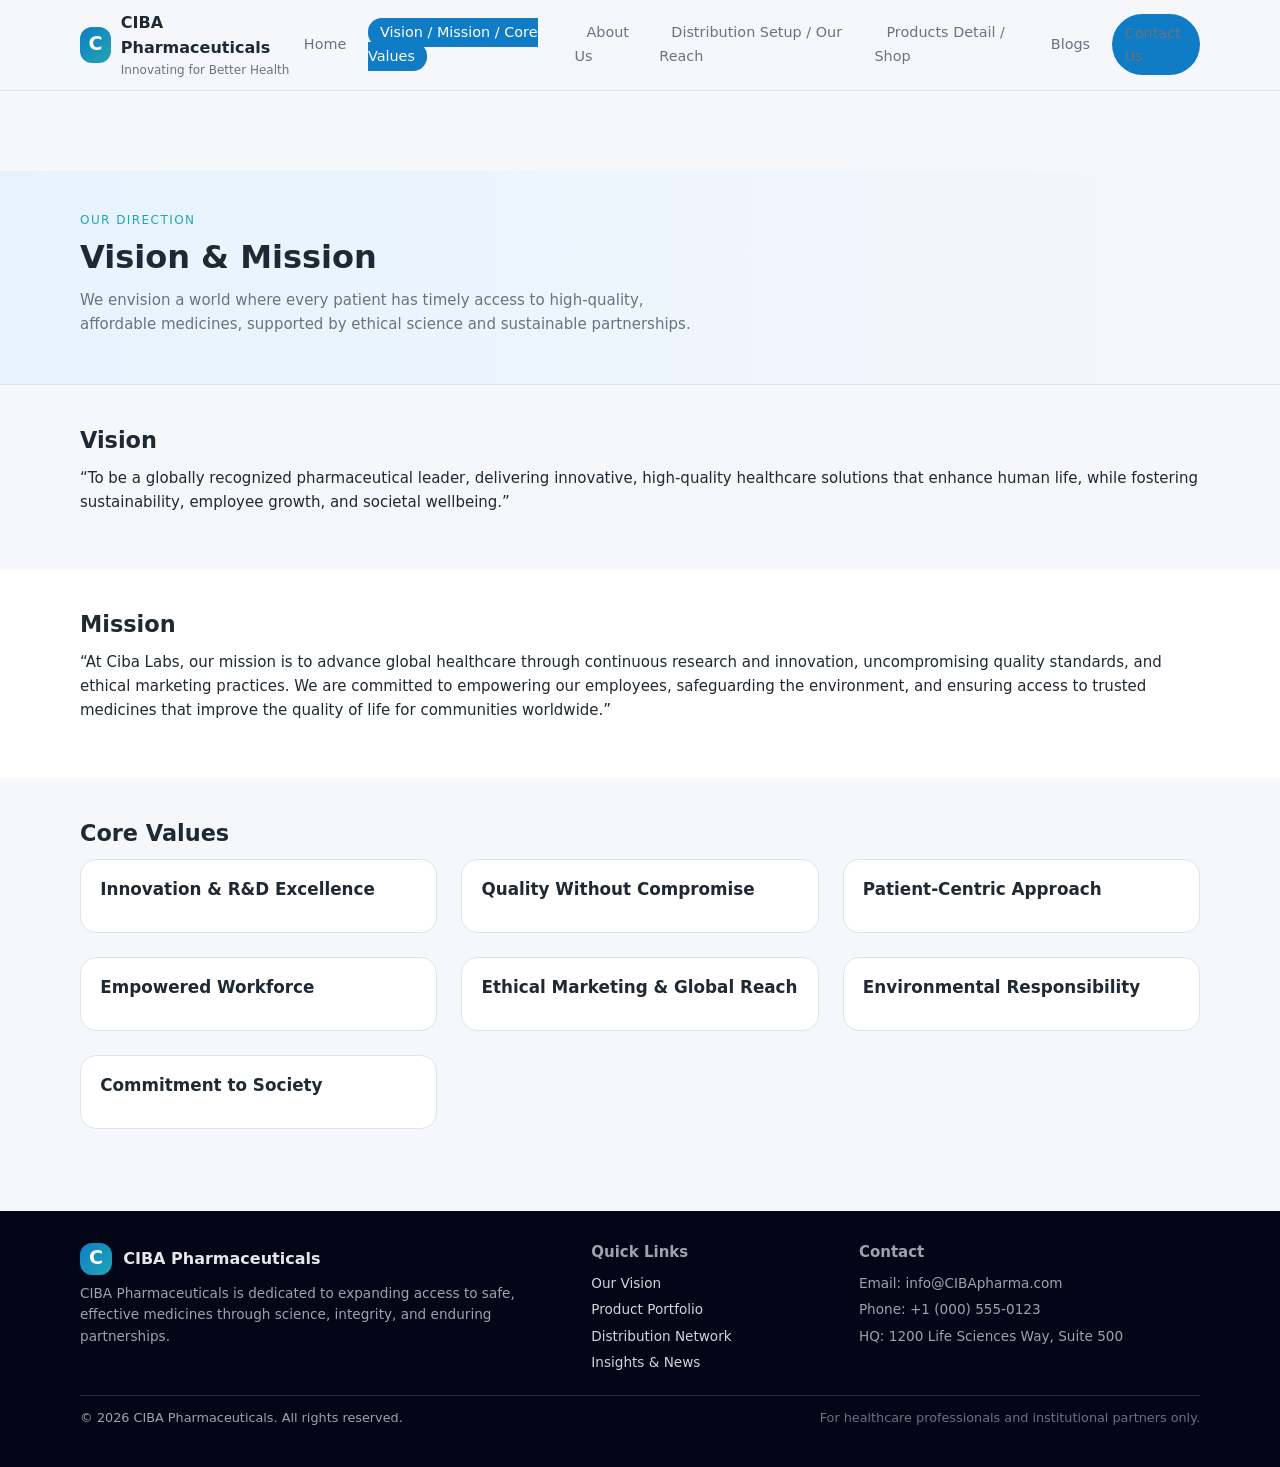
<file: vision.html>
<!DOCTYPE html>
<html lang="en">
<head>
  <meta charset="UTF-8">
  <meta name="viewport" content="width=device-width, initial-scale=1.0">
  <title>CIBA Pharma | Vision &amp; Mission</title>
  <link rel="stylesheet" href="style.css">
</head>
<body data-page="vision">
  <header class="site-header">
    <div class="container header-inner">
      <a href="index.html" class="logo">
        <span class="logo-mark">C</span>
        <span class="logo-text">
          <span class="logo-title">CIBA Pharmaceuticals</span>
          <span class="logo-subtitle">Innovating for Better Health</span>
        </span>
      </a>
      <nav class="site-nav" aria-label="Primary navigation">
        <button class="nav-toggle" aria-label="Toggle navigation">
          <span></span><span></span><span></span>
        </button>
        <ul class="nav-links">
          <li><a href="index.html" data-nav="home">Home</a></li>
          <li><a href="vision.html" data-nav="vision">Vision / Mission / Core Values</a></li>
          <li><a href="about.html" data-nav="about">About Us</a></li>
          <li><a href="distribution.html" data-nav="distribution">Distribution Setup / Our Reach</a></li>
          <li><a href="products.html" data-nav="products">Products Detail / Shop</a></li>
          <li><a href="blogs.html" data-nav="blogs">Blogs</a></li>
          <li><a href="contact.html" data-nav="contact" class="btn btn-small">Contact Us</a></li>
        </ul>
      </nav>
    </div>
  </header>

  <main>
    <section class="page-hero">
      <div class="container">
        <p class="eyebrow">Our Direction</p>
        <h1>Vision &amp; Mission</h1>
        <p class="lead narrow">
          We envision a world where every patient has timely access to high-quality, affordable
          medicines, supported by ethical science and sustainable partnerships.
        </p>
      </div>
    </section>

    <section class="section">
      <div class="container">
        <h2>Vision</h2>
        <p>
          “To be a globally recognized pharmaceutical leader, delivering innovative, high-quality healthcare solutions that enhance human life, while fostering sustainability, employee growth, and societal wellbeing.”
        </p>
      </div>
    </section>

    <section class="section bg-alt">
      <div class="container">
        <h2>Mission</h2>
        <p>
          “At Ciba Labs, our mission is to advance global healthcare through continuous research and innovation, uncompromising quality standards, and ethical marketing practices. We are committed to empowering our employees, safeguarding the environment, and ensuring access to trusted medicines that improve the quality of life for communities worldwide.”
        </p>
      </div>
    </section>

    <section class="section">
      <div class="container">
        <h2>Core Values</h2>
        <div class="columns-3">
          <div class="card">
            <h3>Innovation &amp; R&amp;D Excellence</h3>
          </div>
          <div class="card">
            <h3>Quality Without Compromise</h3>
          </div>
          <div class="card">
            <h3>Patient-Centric Approach</h3>
          </div>
          <div class="card">
            <h3>Empowered Workforce</h3>
          </div>
          <div class="card">
            <h3>Ethical Marketing &amp; Global Reach</h3>
          </div>
          <div class="card">
            <h3>Environmental Responsibility</h3>
          </div>
          <div class="card">
            <h3>Commitment to Society</h3>
          </div>
        </div>
      </div>
    </section>
  </main>

  <footer class="site-footer">
    <div class="container footer-grid">
      <div>
        <div class="footer-logo">
          <span class="logo-mark">C</span>
          <span class="logo-title">CIBA Pharmaceuticals</span>
        </div>
        <p class="footer-text">
          CIBA Pharmaceuticals is dedicated to expanding access to safe, effective medicines through
          science, integrity, and enduring partnerships.
        </p>
      </div>
      <div>
        <h4>Quick Links</h4>
        <ul class="footer-links">
          <li><a href="vision.html">Our Vision</a></li>
          <li><a href="products.html">Product Portfolio</a></li>
          <li><a href="distribution.html">Distribution Network</a></li>
          <li><a href="blogs.html">Insights &amp; News</a></li>
        </ul>
      </div>
      <div>
        <h4>Contact</h4>
        <ul class="footer-links">
          <li>Email: info@CIBApharma.com</li>
          <li>Phone: +1 (000) 555-0123</li>
          <li>HQ: 1200 Life Sciences Way, Suite 500</li>
        </ul>
      </div>
    </div>
    <div class="container footer-bottom">
      <p>&copy; <span id="year"></span> CIBA Pharmaceuticals. All rights reserved.</p>
      <p class="footer-small">For healthcare professionals and institutional partners only.</p>
    </div>
  </footer>

  <script src="main.js"></script>
</body>
</html>
</file>
<file: style.css>
:root {
  --bg: #f5f7fb;
  --bg-alt: #ffffff;
  --primary: #0f7cc5;
  --primary-soft: #e0f1fb;
  --secondary: #22a6b3;
  --text: #1f2933;
  --muted: #6b7280;
  --border: #dde3ee;
  --danger: #dc2626;
}

*,
*::before,
*::after {
  box-sizing: border-box;
}

body {
  margin: 0;
  font-family: system-ui, -apple-system, BlinkMacSystemFont, "Segoe UI", sans-serif;
  color: var(--text);
  background: var(--bg);
  line-height: 1.6;
  font-size: 15px;
}

img {
  max-width: 100%;
  display: block;
}

a {
  color: var(--primary);
  text-decoration: none;
}

a:hover {
  text-decoration: underline;
}

.container {
  width: min(1120px, 100% - 3rem);
  margin: 0 auto;
}

main {
  padding-top: 5rem;
}

p {
  margin: 0 0 0.9rem;
}

/* Header & Navigation */

.site-header {
  position: sticky;
  top: 0;
  z-index: 20;
  background: rgba(245, 247, 251, 0.95);
  backdrop-filter: blur(12px);
  border-bottom: 1px solid var(--border);
}

.header-inner {
  display: flex;
  align-items: center;
  justify-content: space-between;
  padding-block: 0.6rem;
}

.logo {
  display: flex;
  align-items: center;
  gap: 0.6rem;
  color: inherit;
}

.logo-mark {
  width: 36px;
  height: 36px;
  border-radius: 12px;
  background: linear-gradient(135deg, var(--primary), var(--secondary));
  display: inline-flex;
  align-items: center;
  justify-content: center;
  color: white;
  font-weight: 700;
  font-size: 1.2rem;
}

.logo-text {
  display: flex;
  flex-direction: column;
}

.logo-title {
  font-weight: 700;
  font-size: 1rem;
}

.logo-subtitle {
  font-size: 0.75rem;
  color: var(--muted);
}

.site-nav {
  display: flex;
  align-items: center;
  gap: 1rem;
}

.nav-links {
  display: flex;
  align-items: center;
  list-style: none;
  gap: 0.6rem;
  margin: 0;
  padding: 0;
}

.nav-links a {
  padding: 0.4rem 0.75rem;
  border-radius: 999px;
  font-size: 0.9rem;
  color: var(--muted);
  transition: background 0.15s ease, color 0.15s ease;
}

.nav-links a:hover {
  background: var(--primary-soft);
  color: var(--primary);
  text-decoration: none;
}

.nav-links a.active {
  background: var(--primary);
  color: white;
}

.nav-toggle {
  display: none;
  flex-direction: column;
  gap: 0.2rem;
  background: transparent;
  border: none;
  padding: 0.3rem;
  cursor: pointer;
}

.nav-toggle span {
  width: 20px;
  height: 2px;
  background: var(--text);
}

/* Hero */

.hero {
  padding: 3rem 0 2.5rem;
}

.hero-grid {
  display: grid;
  grid-template-columns: minmax(0, 1.4fr) minmax(0, 1fr);
  gap: 3rem;
  align-items: center;
}

.eyebrow {
  text-transform: uppercase;
  letter-spacing: 0.12em;
  font-size: 0.75rem;
  color: var(--secondary);
  margin-bottom: 0.5rem;
}

h1,
h2,
h3,
h4 {
  margin: 0 0 0.75rem;
  line-height: 1.2;
}

h1 {
  font-size: clamp(2rem, 3vw + 1rem, 2.6rem);
}

h2 {
  font-size: 1.4rem;
}

h3 {
  font-size: 1.05rem;
}

.lead {
  margin: 0 0 1.5rem;
  color: var(--muted);
}

.lead.narrow {
  max-width: 640px;
}

.hero-actions {
  display: flex;
  flex-wrap: wrap;
  gap: 0.75rem;
  margin-bottom: 1.5rem;
}

.btn {
  display: inline-flex;
  align-items: center;
  justify-content: center;
  padding: 0.55rem 1.2rem;
  border-radius: 999px;
  border: 1px solid transparent;
  background: var(--primary);
  color: white;
  font-size: 0.9rem;
  font-weight: 500;
  cursor: pointer;
  transition: background 0.15s ease, color 0.15s ease, border-color 0.15s ease,
    transform 0.05s ease;
}

.btn:hover {
  background: #0c68a4;
  text-decoration: none;
}

.btn:active {
  transform: translateY(1px);
}

.btn-outline {
  background: transparent;
  color: var(--primary);
  border-color: var(--primary-soft);
  background: white;
}

.btn-outline:hover {
  border-color: var(--primary);
}

.btn-small {
  padding-inline: 0.9rem;
  padding-block: 0.35rem;
  font-size: 0.8rem;
}

.btn-full {
  width: 100%;
  justify-content: center;
}

.hero-metadata {
  display: flex;
  flex-wrap: wrap;
  gap: 1.5rem;
}

.hero-metadata div {
  min-width: 120px;
}

.metric {
  display: block;
  font-size: 1.4rem;
  font-weight: 700;
}

.metric-label {
  display: block;
  font-size: 0.8rem;
  color: var(--muted);
}

.hero-visual {
  display: flex;
  justify-content: flex-end;
}

.hero-card {
  background: radial-gradient(circle at top left, #e3f1ff, #f5f7fb 60%);
  border-radius: 24px;
  padding: 1.6rem 1.4rem;
  border: 1px solid var(--border);
  box-shadow: 0 22px 45px rgba(15, 54, 90, 0.09);
}

.checklist {
  margin: 1rem 0 0;
  padding-left: 1.2rem;
  color: var(--muted);
}

.checklist li {
  margin-bottom: 0.35rem;
}

/* Sections & Layout */

.section {
  padding: 2.6rem 0;
}

.bg-alt {
  background: var(--bg-alt);
}

.two-column {
  display: grid;
  grid-template-columns: minmax(0, 1.2fr) minmax(0, 1fr);
  gap: 2rem;
  align-items: flex-start;
}

.columns-3 {
  display: grid;
  grid-template-columns: repeat(3, minmax(0, 1fr));
  gap: 1.5rem;
}

.card {
  background: white;
  border-radius: 16px;
  padding: 1.2rem 1.2rem 1.3rem;
  border: 1px solid var(--border);
  display: flex;
  flex-direction: column;
  gap: 0.4rem;
  transition: box-shadow 0.15s ease, transform 0.1s ease, border-color 0.15s ease;
}

.card:hover {
  box-shadow: 0 14px 30px rgba(15, 54, 90, 0.08);
  transform: translateY(-2px);
  border-color: #c4d3ea;
}

.panel {
  background: #0f172a;
  color: #e5e7eb;
  border-radius: 16px;
  padding: 1.4rem 1.4rem 1.6rem;
}

.panel h3 {
  color: white;
}

.panel p {
  color: #cbd5f5;
}

.pill-list {
  list-style: none;
  padding: 0;
  display: flex;
  flex-wrap: wrap;
  gap: 0.5rem;
}

.pill-list li {
  font-size: 0.8rem;
  padding: 0.25rem 0.7rem;
  border-radius: 999px;
  background: var(--primary-soft);
  color: var(--primary);
}

.pill-list span {
  font-size: 0.85rem;
  color: var(--muted);
  margin-right: 0.4rem;
}

.stats-list {
  list-style: none;
  padding: 0;
  margin: 0;
}

.stats-list li {
  display: flex;
  justify-content: space-between;
  font-size: 0.9rem;
  padding: 0.4rem 0;
  border-bottom: 1px dashed rgba(148, 163, 184, 0.4);
}

.stats-list span {
  color: var(--muted);
}

.stats-list strong {
  font-weight: 600;
}

.icon-list {
  list-style: none;
  padding: 0;
  margin: 0;
}

.icon-list li {
  margin-bottom: 1.1rem;
}

.icon-list h3 {
  font-size: 1rem;
  margin-bottom: 0.2rem;
}

.icon-list p {
  margin: 0;
  color: var(--muted);
}

/* Page hero */

.page-hero {
  padding: 2.5rem 0 1.5rem;
  background: linear-gradient(to right, #e6f3ff, #f5f7fb);
  border-bottom: 1px solid var(--border);
}

.page-hero h1 {
  font-size: 2rem;
}

/* Products & Blogs */

.product-grid {
  margin-top: 1.5rem;
}

.product-card h3 {
  margin-bottom: 0.5rem;
}

.product-card p {
  font-size: 0.9rem;
}

.blog-grid {
  display: grid;
  grid-template-columns: repeat(3, minmax(0, 1fr));
  gap: 1.5rem;
}

.blog-card h2 {
  font-size: 1.1rem;
}

.blog-meta {
  font-size: 0.75rem;
  text-transform: uppercase;
  letter-spacing: 0.16em;
  color: var(--muted);
}

.text-link {
  font-size: 0.9rem;
  font-weight: 500;
}

.text-link::after {
  content: " →";
}

/* Contact Form */

.contact-form {
  background: white;
  border-radius: 16px;
  padding: 1.4rem 1.4rem 1.6rem;
  border: 1px solid var(--border);
}

.form-group {
  margin-bottom: 0.9rem;
}

.form-group label {
  display: block;
  margin-bottom: 0.25rem;
  font-size: 0.85rem;
  font-weight: 500;
}

.form-group input,
.form-group select,
.form-group textarea {
  width: 100%;
  padding: 0.55rem 0.6rem;
  border-radius: 0.5rem;
  border: 1px solid var(--border);
  font-family: inherit;
  font-size: 0.9rem;
  outline: none;
  transition: border-color 0.15s ease, box-shadow 0.15s ease;
  background: #f9fafb;
}

.form-group input:focus,
.form-group select:focus,
.form-group textarea:focus {
  border-color: var(--primary);
  box-shadow: 0 0 0 1px rgba(15, 124, 197, 0.25);
  background: white;
}

.form-note {
  margin-top: 0.6rem;
  font-size: 0.8rem;
  color: var(--muted);
}

.form-success {
  margin-top: 0.6rem;
  font-size: 0.85rem;
  color: #15803d;
}

.error {
  border-color: var(--danger) !important;
}

/* Footer */

.site-footer {
  margin-top: 2.5rem;
  padding: 2rem 0 1.5rem;
  background: #020617;
  color: #9ca3af;
}

.footer-grid {
  display: grid;
  grid-template-columns: 2fr 1fr 1.4fr;
  gap: 1.5rem;
  margin-bottom: 1rem;
}

.footer-logo {
  display: flex;
  align-items: center;
  gap: 0.7rem;
  margin-bottom: 0.5rem;
}

.footer-logo .logo-mark {
  width: 32px;
  height: 32px;
}

.footer-logo .logo-title {
  font-weight: 600;
  color: #e5e7eb;
}

.footer-text {
  font-size: 0.85rem;
}

.footer-links {
  list-style: none;
  padding: 0;
  margin: 0;
  font-size: 0.85rem;
}

.footer-links li {
  margin-bottom: 0.3rem;
}

.footer-links a {
  color: #d1d5db;
}

.footer-links a:hover {
  color: white;
}

.footer-bottom {
  border-top: 1px solid rgba(75, 85, 99, 0.5);
  padding-top: 0.75rem;
  display: flex;
  flex-wrap: wrap;
  justify-content: space-between;
  gap: 0.5rem;
  font-size: 0.8rem;
}

.footer-small {
  color: #6b7280;
}

/* Responsive */

@media (max-width: 1100px) {
  .columns-3,
  .blog-grid,
  .product-grid {
    grid-template-columns: repeat(2, minmax(0, 1fr));
  }
}

@media (max-width: 900px) {
  .hero-grid,
  .two-column,
  .columns-3,
  .blog-grid,
  .footer-grid {
    grid-template-columns: 1fr;
  }

  .hero-grid {
    gap: 2rem;
  }
}

@media (max-width: 768px) {
  main {
    padding-top: 4rem;
  }

  .header-inner {
    padding-block: 0.45rem;
  }

  .nav-toggle {
    display: flex;
  }

  .nav-links {
    position: absolute;
    inset-inline: 0;
    top: 100%;
    flex-direction: column;
    align-items: flex-start;
    background: rgba(245, 247, 251, 0.98);
    padding: 0.75rem 1.5rem 1rem;
    border-bottom: 1px solid var(--border);
    transform-origin: top;
    transform: scaleY(0);
    opacity: 0;
    pointer-events: none;
    transition: transform 0.15s ease, opacity 0.15s ease;
  }

  .nav-links.open {
    transform: scaleY(1);
    opacity: 1;
    pointer-events: auto;
  }

  .nav-links a {
    padding-inline: 0.3rem;
  }

  .hero {
    padding-top: 2.4rem;
  }
}
</file>
